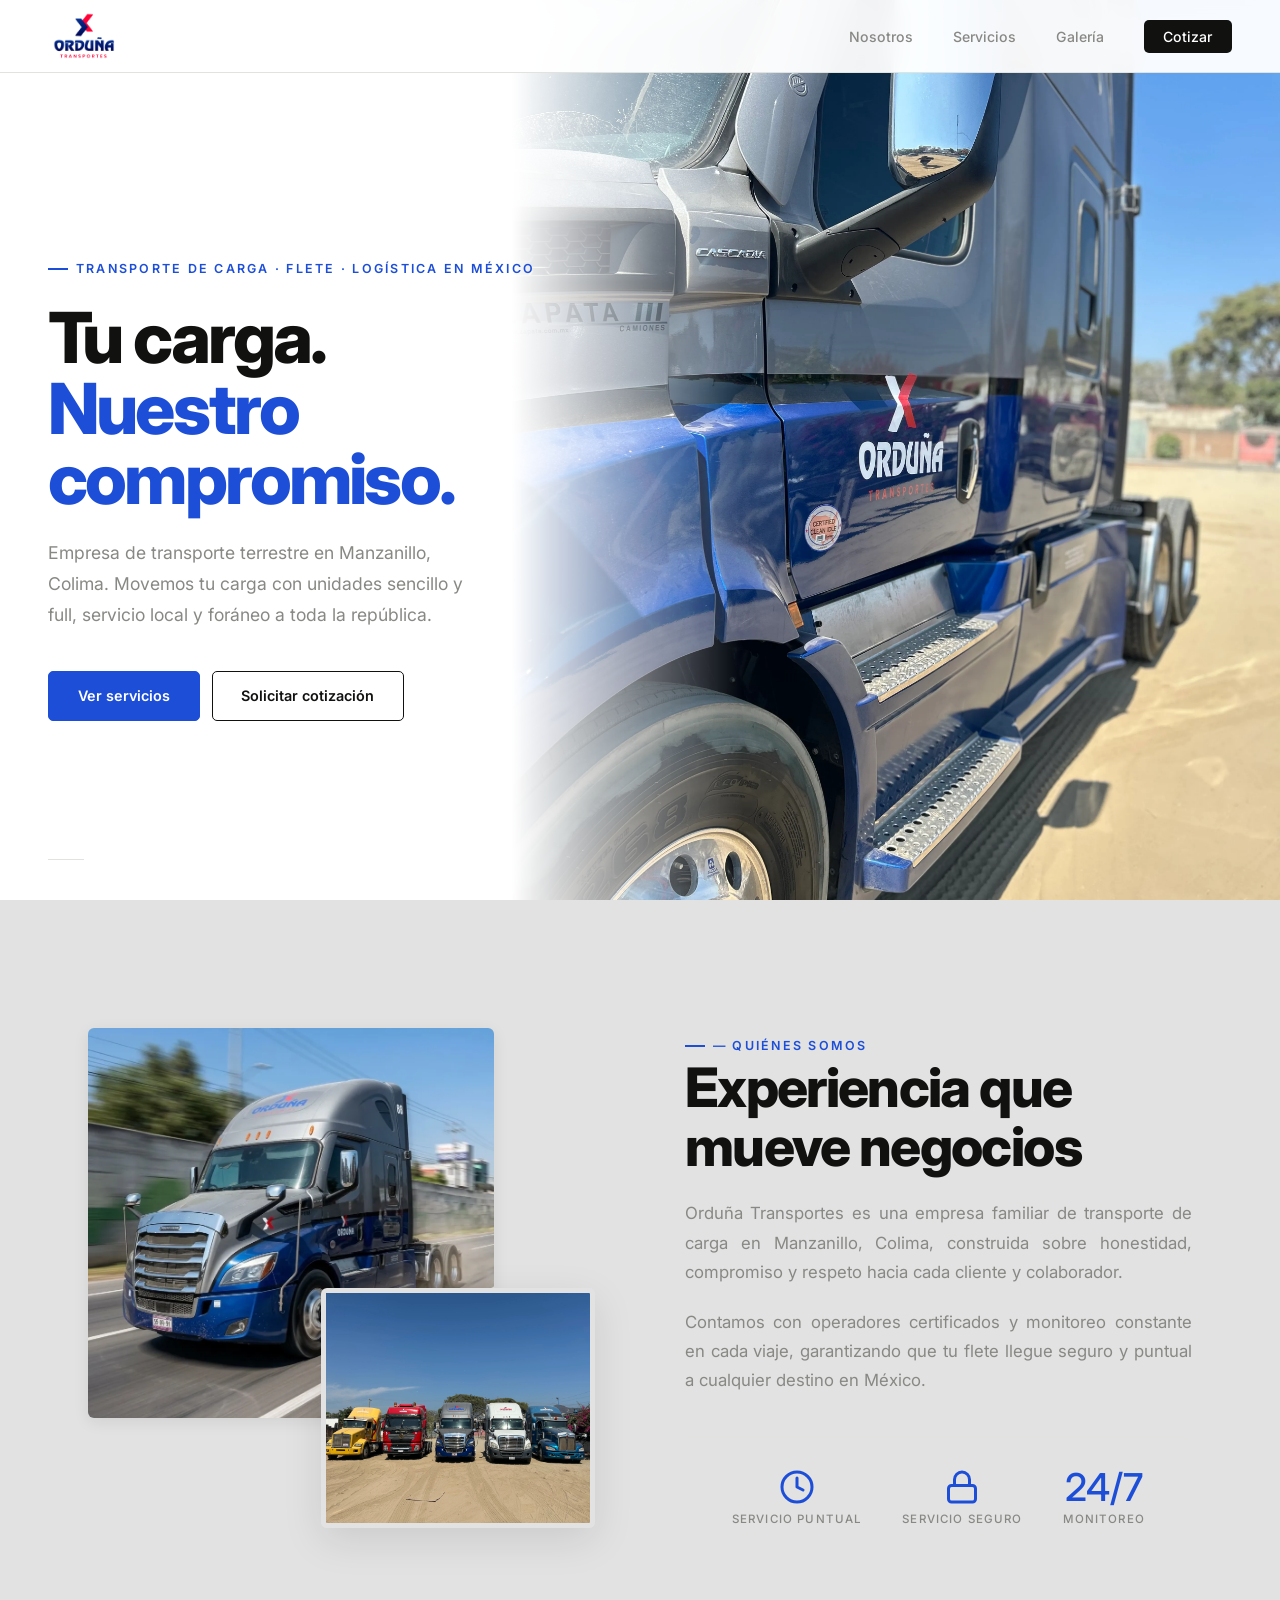
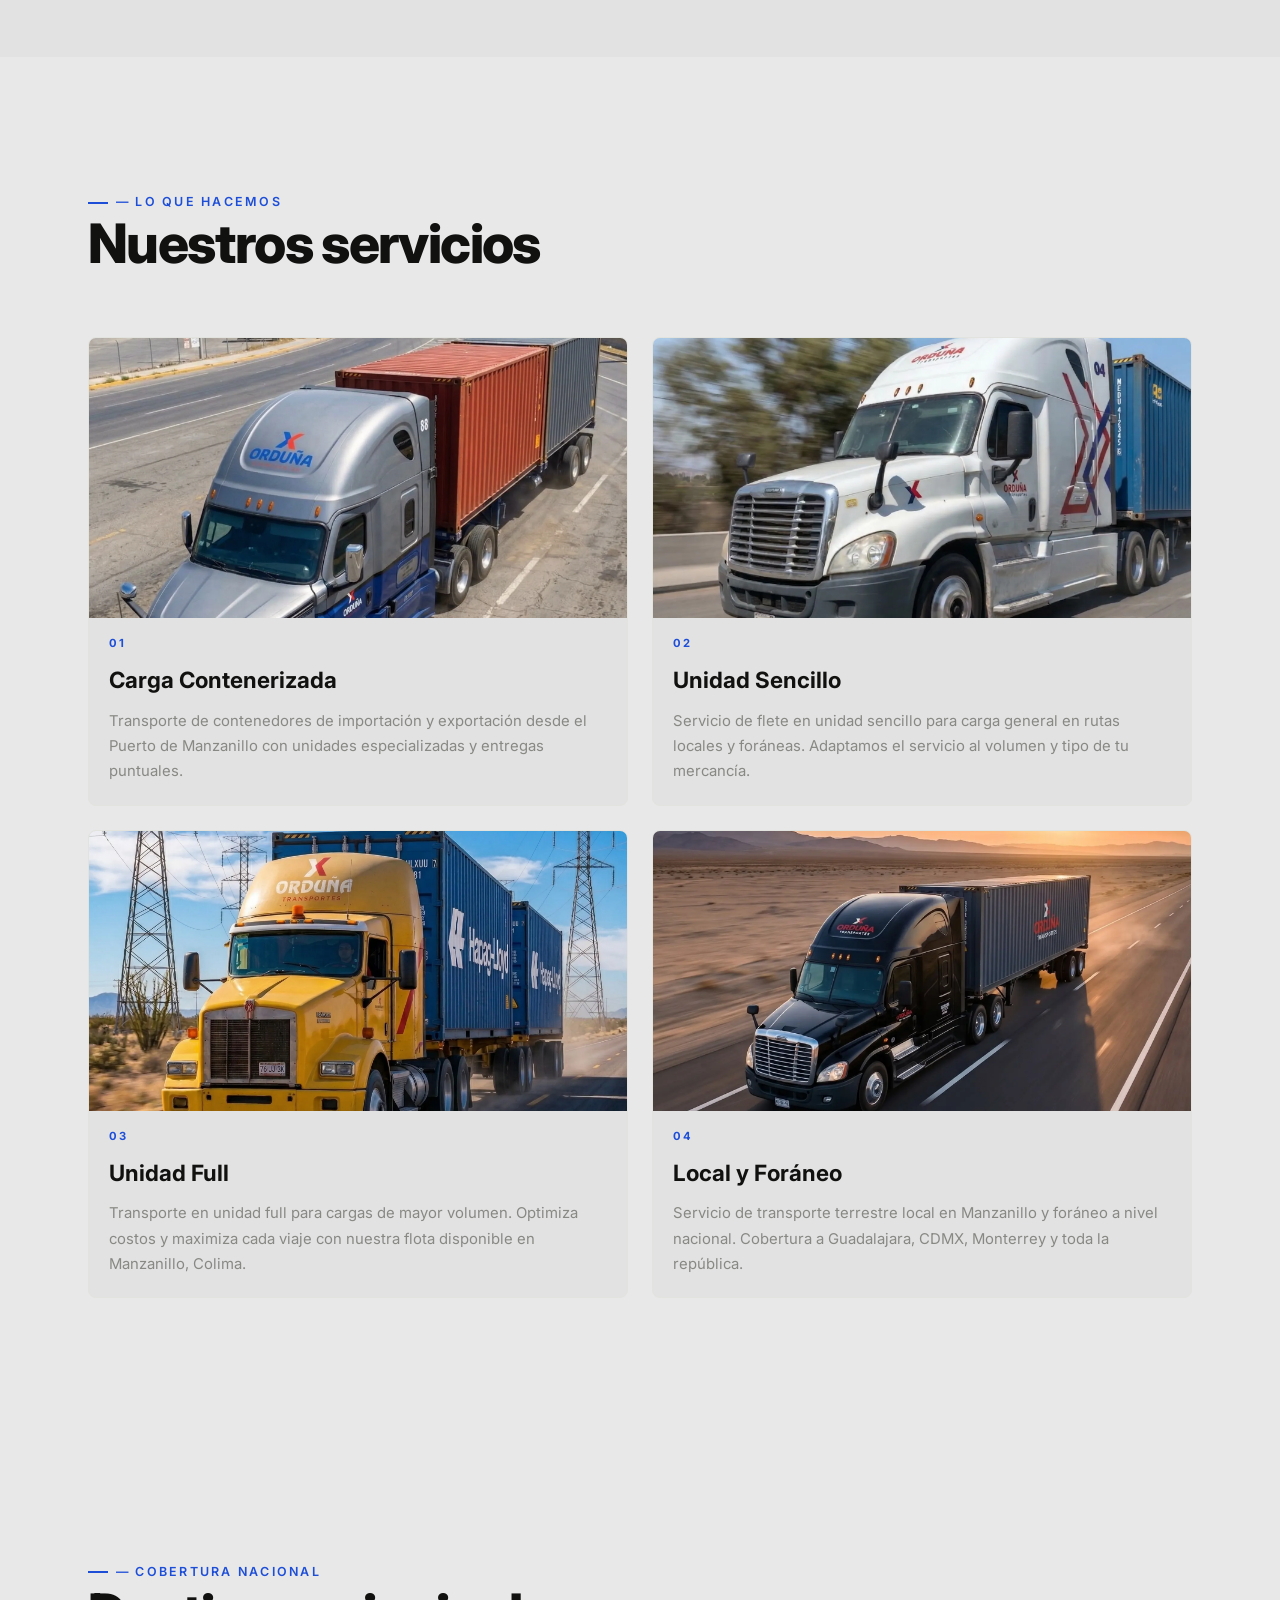
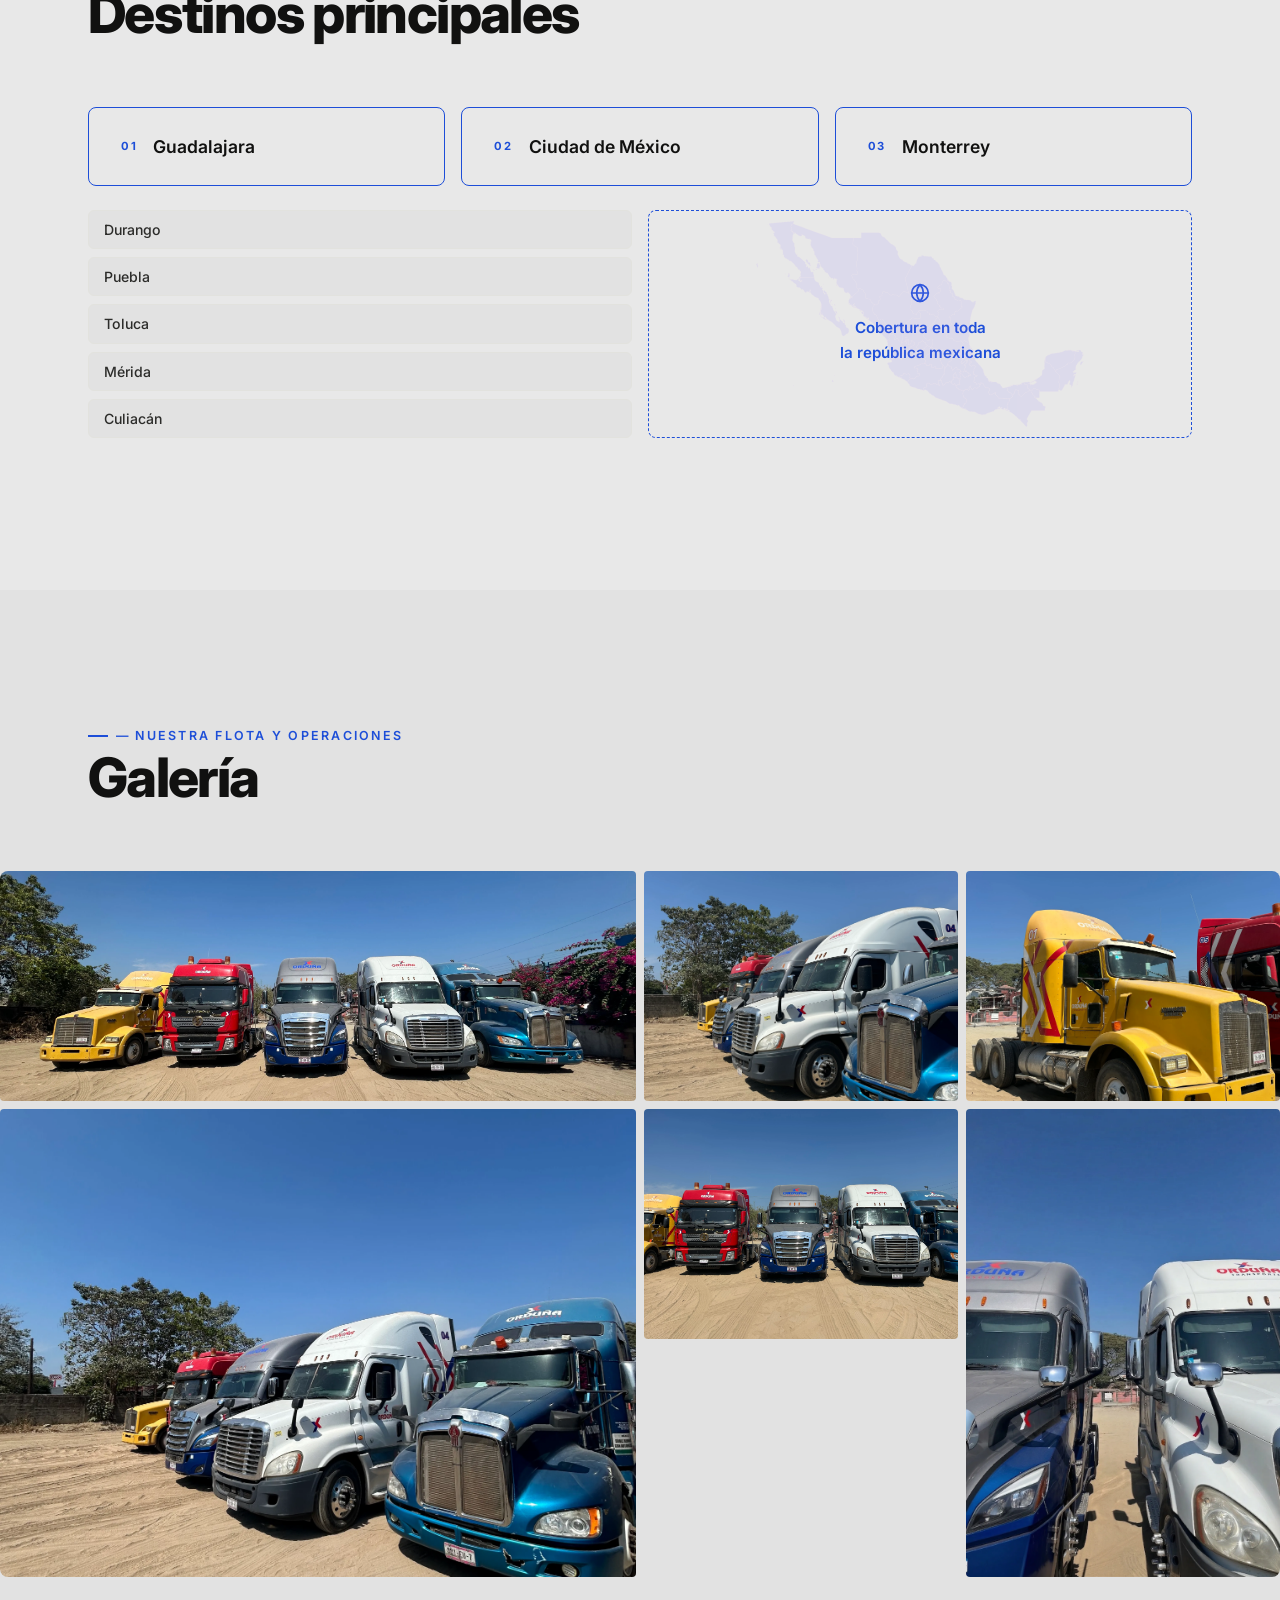
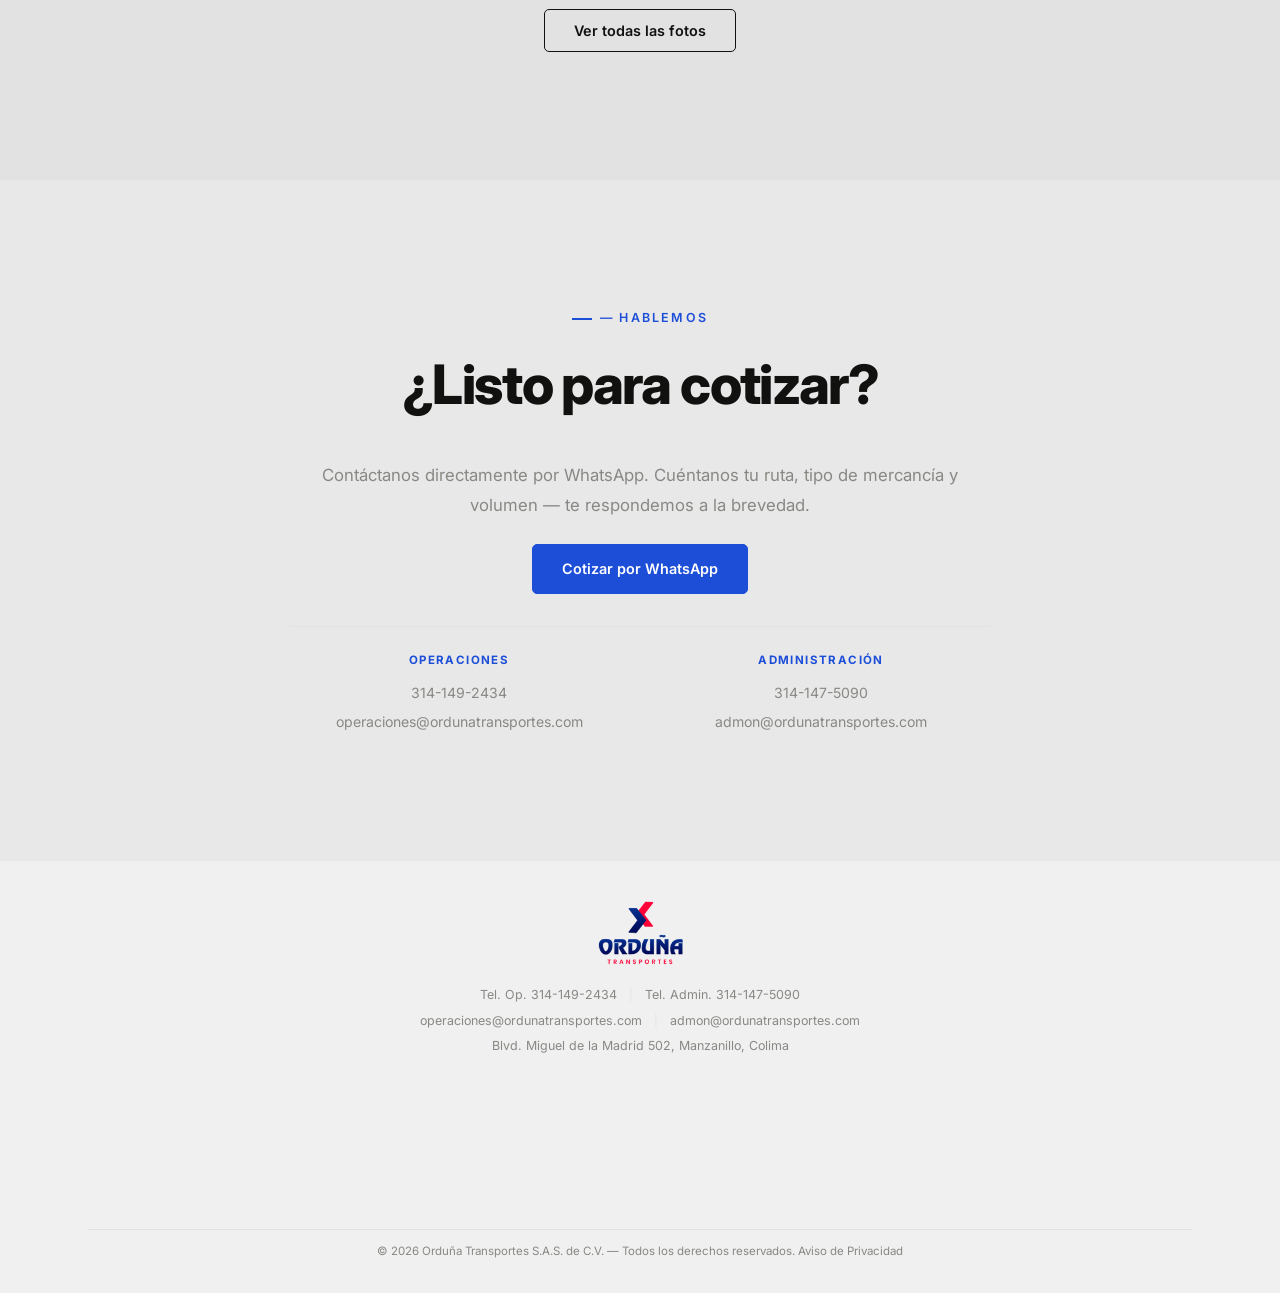
<file: index.html>
<!DOCTYPE html>
<html lang="es">
<head>
  <meta charset="UTF-8" />
  <meta name="viewport" content="width=device-width, initial-scale=1.0" />
  <title>Orduña Transportes — Transporte de Carga en Manzanillo, Colima</title>
  <meta name="description" content="Empresa de transporte de carga en Manzanillo, Colima. Servicio de flete local y foráneo, unidades sencillo y full, carga contenerizada. Cotiza por WhatsApp." />
  <link rel="preconnect" href="https://fonts.googleapis.com" />
  <link rel="preconnect" href="https://fonts.gstatic.com" crossorigin />
  <link href="https://fonts.googleapis.com/css2?family=Inter:wght@300;400;500;600;700;800&display=swap" rel="stylesheet" />
  <link rel="icon" type="image/png" href="assets/images/favicon.png" />
  <link rel="stylesheet" href="css/styles.css" />
  <!-- Open Graph -->
  <meta property="og:title" content="Orduña Transportes — Transporte de Carga en Manzanillo, Colima" />
  <meta property="og:description" content="Empresa de transporte de carga en Manzanillo, Colima. Flete local y foráneo, unidades sencillo y full, carga contenerizada. Cotiza por WhatsApp." />
  <meta property="og:url" content="https://ordunatransportes.com" />
  <meta property="og:image" content="https://ordunatransportes.com/assets/images/hero.webp" />
  <meta property="og:type" content="website" />
  <meta property="og:locale" content="es_MX" />
</head>
<body>

  <!-- ═══════════════════════════════════════════
       NAV
  ═══════════════════════════════════════════ -->
  <nav class="nav" id="nav">
    <a href="#hero" class="nav__logo">
      <img src="assets/images/logoFull.png" alt="Orduña Transportes" />
    </a>
    <button class="nav__toggle" id="navToggle" aria-label="Menú">
      <span></span><span></span><span></span>
    </button>
    <ul class="nav__links" id="navLinks">
      <li><a href="#nosotros">Nosotros</a></li>
      <li><a href="#servicios">Servicios</a></li>
      <li><a href="#galeria">Galería</a></li>
      <li><a href="https://wa.me/523141492434?text=Hola%2C%20me%20interesa%20cotizar%20un%20servicio%20de%20transporte." class="nav__cta" target="_blank">Cotizar</a></li>
    </ul>
  </nav>

  <!-- ═══════════════════════════════════════════
       HERO
  ═══════════════════════════════════════════ -->
  <section class="hero" id="hero">
    <img src="assets/images/hero.webp" alt="Flota de camiones Orduña Transportes Manzanillo Colima" />
    <div class="hero__content">
      <p class="hero__eyebrow">Transporte de carga · Flete · Logística en México</p>
      <h1 class="hero__title">
        Tu carga.<br />
        <em>Nuestro compromiso.</em>
      </h1>
      <p class="hero__sub">
        Empresa de transporte terrestre en Manzanillo, Colima. Movemos tu carga
        con unidades sencillo y full, servicio local y foráneo a toda la república.
      </p>
      <div class="hero__actions">
        <a href="#servicios" class="btn btn--primary">Ver servicios</a>
        <a href="#contacto" class="btn btn--ghost">Solicitar cotización</a>
      </div>
    </div>
    <a href="#nosotros" class="hero__scroll" aria-label="Scroll">
      <span class="hero__scroll-line"></span>
    </a>
  </section>

  <!-- ═══════════════════════════════════════════
       NOSOTROS
  ═══════════════════════════════════════════ -->
  <section class="nosotros" id="nosotros">
    <div class="container">
      <div class="nosotros__grid">

        <div class="nosotros__images">
          <div class="nosotros__img nosotros__img--main">
            <img src="assets/images/en-ruta-2.webp" alt="Camión Orduña Transportes en ruta carga foránea México" />
          </div>
          <div class="nosotros__img nosotros__img--accent">
            <img src="assets/images/equipo-patio.webp" alt="Operadores certificados Orduña Transportes Manzanillo" />
          </div>
        </div>

        <div class="nosotros__text">
          <span class="section-label">— Quiénes somos</span>
          <h2 class="section-title">Experiencia que<br />mueve negocios</h2>
          <p>
            Orduña Transportes es una empresa familiar de transporte de carga en
            Manzanillo, Colima, construida sobre honestidad, compromiso y respeto
            hacia cada cliente y colaborador.
          </p>
          <p>
            Contamos con operadores certificados y monitoreo constante en cada viaje,
            garantizando que tu flete llegue seguro y puntual a cualquier destino
            en México.
          </p>
          <div class="nosotros__stats">
            <div class="stat">
              <span class="stat__num" style="text-align:center; display:flex; justify-content:center; align-items:center; height:36px;">
                <svg xmlns="http://www.w3.org/2000/svg" width="36" height="36" viewBox="0 0 24 24" fill="none" stroke="#1d4ed8" stroke-width="2" stroke-linecap="round" stroke-linejoin="round">
                  <circle cx="12" cy="12" r="10"/>
                  <polyline points="12 6 12 12 16 14"/>
                </svg>
              </span>
              <span class="stat__label">Servicio Puntual</span>
            </div>
            <div class="stat">
              <span class="stat__num" style="text-align:center; display:flex; justify-content:center; align-items:center; height:36px;">
                <svg xmlns="http://www.w3.org/2000/svg" width="36" height="36" viewBox="0 0 24 24" fill="none" stroke="#1d4ed8" stroke-width="2" stroke-linecap="round" stroke-linejoin="round">
                  <rect x="3" y="11" width="18" height="11" rx="2" ry="2"/>
                  <path d="M7 11V7a5 5 0 0 1 10 0v4"/>
                </svg>
              </span>
              <span class="stat__label">Servicio Seguro</span>
            </div>
            <div class="stat">
              <span class="stat__num" style="display:flex; justify-content:center; align-items:center; height:36px;">24/7</span>
              <span class="stat__label">Monitoreo</span>
            </div>
          </div>
        </div>

      </div>
    </div>
  </section>

  <!-- ═══════════════════════════════════════════
       SERVICIOS
  ═══════════════════════════════════════════ -->
  <section class="servicios" id="servicios">
    <div class="container">
      <div class="section-header">
        <span class="section-label">— Lo que hacemos</span>
        <h2 class="section-title">Nuestros servicios</h2>
      </div>

      <div class="servicios__grid">
        <article class="servicio-card">
          <div class="servicio-card__img">
            <img src="assets/images/carga.webp" alt="Transporte de carga contenerizada Manzanillo importación exportación" />
          </div>
          <div class="servicio-card__body">
            <span class="servicio-card__num">01</span>
            <h3>Carga Contenerizada</h3>
            <p>Transporte de contenedores de importación y exportación desde el Puerto de Manzanillo con unidades especializadas y entregas puntuales.</p>
          </div>
        </article>

        <article class="servicio-card">
          <div class="servicio-card__img">
            <img src="assets/images/sencillo.webp" alt="Unidad sencillo transporte de carga Colima México" />
          </div>
          <div class="servicio-card__body">
            <span class="servicio-card__num">02</span>
            <h3>Unidad Sencillo</h3>
            <p>Servicio de flete en unidad sencillo para carga general en rutas locales y foráneas. Adaptamos el servicio al volumen y tipo de tu mercancía.</p>
          </div>
        </article>

        <article class="servicio-card">
          <div class="servicio-card__img">
            <img src="assets/images/full.webp" alt="Unidad full transporte carga volumen Orduña Transportes" />
          </div>
          <div class="servicio-card__body">
            <span class="servicio-card__num">03</span>
            <h3>Unidad Full</h3>
            <p>Transporte en unidad full para cargas de mayor volumen. Optimiza costos y maximiza cada viaje con nuestra flota disponible en Manzanillo, Colima.</p>
          </div>
        </article>

        <article class="servicio-card">
          <div class="servicio-card__img">
            <img src="assets/images/local-foraneo.webp" alt="Servicio de flete local y foráneo Manzanillo Colima" />
          </div>
          <div class="servicio-card__body">
            <span class="servicio-card__num">04</span>
            <h3>Local y Foráneo</h3>
            <p>Servicio de transporte terrestre local en Manzanillo y foráneo a nivel nacional. Cobertura a Guadalajara, CDMX, Monterrey y toda la república.</p>
          </div>
        </article>
      </div>
    </div>
  </section>

  <!-- ═══════════════════════════════════════════
       DESTINOS
  ═══════════════════════════════════════════ -->
  <section class="destinos" id="destinos">
    <div class="container">
      <div class="section-header">
        <span class="section-label">— Cobertura nacional</span>
        <h2 class="section-title">Destinos principales</h2>
      </div>

      <div class="destinos__principales">
        <div class="destino destino--principal">
          <span class="destino__num">01</span>
          <span class="destino__nombre">Guadalajara</span>
        </div>
        <div class="destino destino--principal">
          <span class="destino__num">02</span>
          <span class="destino__nombre">Ciudad de México</span>
        </div>
        <div class="destino destino--principal">
          <span class="destino__num">03</span>
          <span class="destino__nombre">Monterrey</span>
        </div>
      </div>

      <div class="destinos__inferior">
        <ul class="destinos__secundarios">
          <li class="destino__tag">Durango</li>
          <li class="destino__tag">Puebla</li>
          <li class="destino__tag">Toluca</li>
          <li class="destino__tag">Mérida</li>
          <li class="destino__tag">Culiacán</li>
        </ul>
        <div class="destinos__nacional">
          <img class="destinos__mapa-bg" src="assets/images/mx.svg" alt="" aria-hidden="true" />
          <svg xmlns="http://www.w3.org/2000/svg" width="20" height="20" viewBox="0 0 24 24" fill="none" stroke="#1d4ed8" stroke-width="2" stroke-linecap="round" stroke-linejoin="round">
            <circle cx="12" cy="12" r="10"/><line x1="2" y1="12" x2="22" y2="12"/>
            <path d="M12 2a15.3 15.3 0 0 1 4 10 15.3 15.3 0 0 1-4 10 15.3 15.3 0 0 1-4-10 15.3 15.3 0 0 1 4-10z"/>
          </svg>
          <span>Cobertura en toda<br/>la república mexicana</span>
        </div>
      </div>
    </div>
  </section>

  <!-- ═══════════════════════════════════════════
       GALERÍA
  ═══════════════════════════════════════════ -->
  <section class="galeria" id="galeria">
    <div class="container">
      <div class="section-header">
        <span class="section-label">— Nuestra flota y operaciones</span>
        <h2 class="section-title">Galería</h2>
      </div>
    </div>

    <div class="galeria__grid">
      <div class="galeria__item galeria__item--wide">
        <img src="assets/images/galeria-1.webp" alt="Flota completa Orduña Transportes patio Manzanillo" />
      </div>
      <div class="galeria__item">
        <img src="assets/images/galeria-2.webp" alt="Camiones de carga Orduña Transportes Colima" />
      </div>
      <div class="galeria__item">
        <img src="assets/images/galeria-3.webp" alt="Tractocamión Orduña Transportes servicio foráneo" />
      </div>
      <div class="galeria__item galeria__item--wide galeria__item--tall">
        <img src="assets/images/galeria-4.webp" alt="Unidades de transporte Orduña Transportes Manzanillo" />
      </div>
      <div class="galeria__item">
        <img src="assets/images/galeria-5.webp" alt="Camión de carga general flete Colima México" />
      </div>
      <div class="galeria__item galeria__item--tall">
        <img src="assets/images/galeria-6.webp" alt="Tractocamión unidad full Orduña Transportes" />
      </div>
      <div class="galeria__item">
        <img src="assets/images/galeria-7.webp" alt="Operaciones de transporte Orduña Manzanillo" />
      </div>
      <div class="galeria__item">
        <img src="assets/images/galeria-8.webp" alt="Flota transporte carga contenerizada Colima" />
      </div>
      <div class="galeria__item">
        <img src="assets/images/galeria-9.webp" alt="Unidades sencillo Orduña Transportes México" />
      </div>
      <div class="galeria__item">
        <img src="assets/images/galeria-10.webp" alt="Servicio de transporte terrestre Manzanillo" />
      </div>
      <div class="galeria__item">
        <img src="assets/images/galeria-11.webp" alt="Camiones Orduña Transportes cobertura nacional" />
      </div>
      <div class="galeria__item">
        <img src="assets/images/galeria-12.webp" alt="Flete terrestre Orduña Transportes Colima" />
      </div>
      <div class="galeria__item">
        <img src="assets/images/hero.webp" alt="Flota Orduña Transportes patio operaciones Manzanillo" />
      </div>
      <div class="galeria__item">
        <img src="assets/images/en-ruta.webp" alt="Unidad sencillo Orduña Transportes en ruta México" />
      </div>
      <div class="galeria__item">
        <img src="assets/images/galeria-13.webp" alt="Transporte de carga Orduña Manzanillo Colima" />
      </div>
      <div class="galeria__item">
        <img src="assets/images/galeria-14.webp" alt="Tractocamión servicio local foráneo Orduña" />
      </div>
      <div class="galeria__item">
        <img src="assets/images/galeria-15.webp" alt="Unidades transporte terrestre Orduña Transportes" />
      </div>
      <div class="galeria__item">
        <img src="assets/images/galeria-16.webp" alt="Flota camiones carga general Manzanillo México" />
      </div>
      <div class="galeria__item">
        <img src="assets/images/galeria-17.webp" alt="Servicio transporte contenerizado Orduña Colima" />
      </div>
    </div>

    <div class="galeria__ver-mas">
      <button class="btn btn--ghost" id="galeriaBtn">Ver todas las fotos</button>
    </div>

    <!-- Lightbox -->
    <div class="lightbox" id="lightbox">
      <button class="lightbox__close" id="lightboxClose" aria-label="Cerrar">✕</button>
      <button class="lightbox__prev" id="lightboxPrev" aria-label="Anterior">&#8592;</button>
      <button class="lightbox__next" id="lightboxNext" aria-label="Siguiente">&#8594;</button>
      <div class="lightbox__img-wrap" id="lightboxImgWrap"></div>
    </div>
  </section>

  <!-- ═══════════════════════════════════════════
       CONTACTO
  ═══════════════════════════════════════════ -->
  <section class="contacto" id="contacto">
    <div class="container">
      <div class="contacto__content">
        <span class="section-label">— Hablemos</span>
        <h2 class="section-title">¿Listo para cotizar?</h2>
        <p class="contacto__desc">Contáctanos directamente por WhatsApp. Cuéntanos tu ruta, tipo de mercancía y volumen — te respondemos a la brevedad.</p>
        <a href="https://wa.me/523141492434?text=Hola%2C%20me%20interesa%20cotizar%20un%20servicio%20de%20transporte." class="btn btn--primary" target="_blank">
          Cotizar por WhatsApp
        </a>
        <div class="contacto__info-grid">
          <div class="contacto__info-col">
            <span class="contacto__info-label">Operaciones</span>
            <a href="tel:+523141492434">314-149-2434</a>
            <a href="mailto:operaciones@ordunatransportes.com">operaciones@ordunatransportes.com</a>
          </div>
          <div class="contacto__info-col">
            <span class="contacto__info-label">Administración</span>
            <a href="tel:+523141475090">314-147-5090</a>
            <a href="mailto:admon@ordunatransportes.com">admon@ordunatransportes.com</a>
          </div>
        </div>
      </div>
    </div>
  </section>

  <!-- ═══════════════════════════════════════════
       FOOTER
  ═══════════════════════════════════════════ -->
  <footer class="footer">
    <div class="container">
      <img src="assets/images/logoFull.png" alt="Orduña Transportes — Transporte de carga Manzanillo Colima" class="footer__logo" />
      <div class="footer__contacto">
        <div class="footer__contacto-row">
          <span>Tel. Op. 314-149-2434</span>
          <span class="footer__sep">|</span>
          <span>Tel. Admin. 314-147-5090</span>
        </div>
        <div class="footer__contacto-row">
          <span>operaciones@ordunatransportes.com</span>
          <span class="footer__sep">|</span>
          <span>admon@ordunatransportes.com</span>
        </div>
        <div class="footer__contacto-row">
          <span>Blvd. Miguel de la Madrid 502, Manzanillo, Colima</span>
        </div>
      </div>
      <div class="footer__mapa">
        <iframe src="https://www.google.com/maps/embed?pb=!1m14!1m8!1m3!1d239.65673782919492!2d-104.29258380856034!3d19.085277719088577!3m2!1i1024!2i768!4f13.1!3m3!1m2!1s0x8424d5f12c287657%3A0x55445ac43e2c22df!2sTornilleria%20y%20Ferreter%C3%ADa%20Ordu%C3%B1a!5e0!3m2!1ses-419!2smx!4v1774882095204!5m2!1ses-419!2smx" width="600" height="450" style="border:0;" allowfullscreen="" loading="lazy" referrerpolicy="no-referrer-when-downgrade"></iframe>
      </div>
      <p class="footer__copy">© 2026 Orduña Transportes S.A.S. de C.V. — Todos los derechos reservados.
        <a href="privacidad.html" style="color: var(--clr-text-muted);">Aviso de Privacidad</a>
      </p>
    </div>
  </footer>

  <script src="js/main.js"></script>
</body>
</html>
</file>
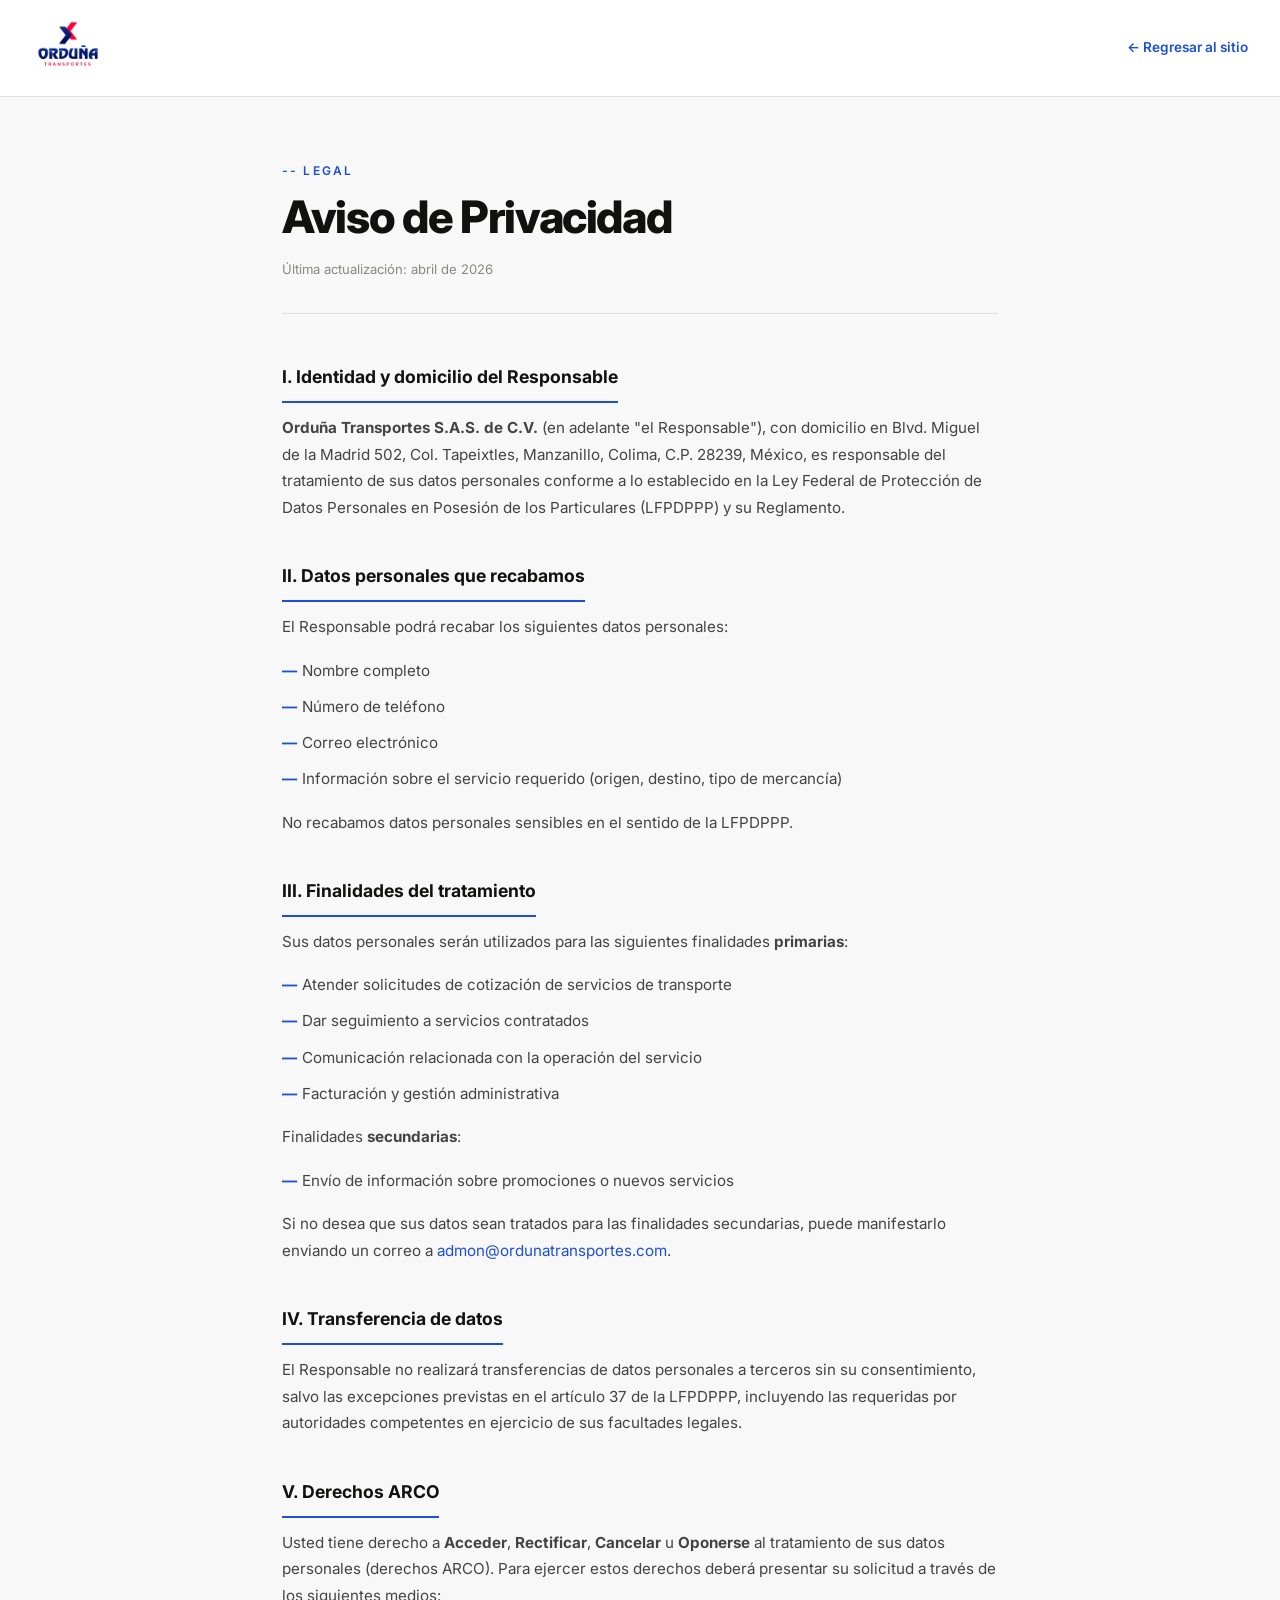
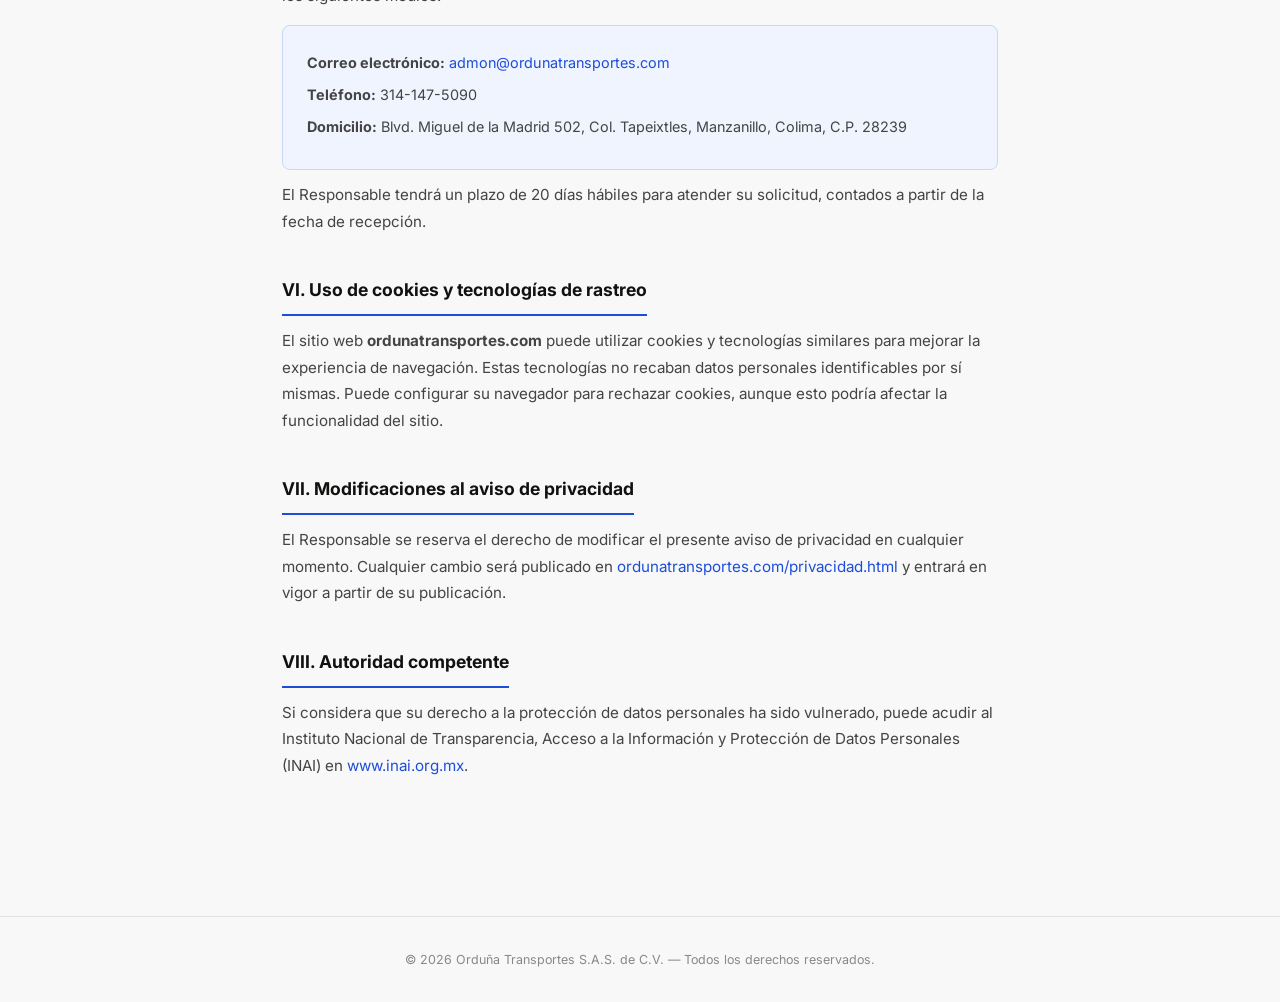
<file: privacidad.html>
<!DOCTYPE html>
<html lang="es">
<head>
  <meta charset="UTF-8" />
  <meta name="viewport" content="width=device-width, initial-scale=1.0" />
  <title>Aviso de Privacidad — Orduña Transportes</title>
  <meta name="description" content="Aviso de privacidad de Orduña Transportes S.A.S. de C.V. Conoce cómo tratamos y protegemos tus datos personales." />
  <link rel="preconnect" href="https://fonts.googleapis.com" />
  <link rel="preconnect" href="https://fonts.gstatic.com" crossorigin />
  <link href="https://fonts.googleapis.com/css2?family=Inter:wght@300;400;500;600;700;800&display=swap" rel="stylesheet" />
  <link rel="icon" type="image/png" href="assets/images/favicon.png" />
  <style>
    *, *::before, *::after { box-sizing: border-box; margin: 0; padding: 0; }
    html { scroll-behavior: smooth; font-size: 16px; }
    body {
      font-family: 'Inter', sans-serif;
      background-color: #f8f8f8;
      color: #2c2c2a;
      line-height: 1.75;
    }
    a { color: #1d4ed8; text-decoration: none; }
    a:hover { text-decoration: underline; }

    .nav {
      position: sticky;
      top: 0;
      background: rgba(255,255,255,.95);
      backdrop-filter: blur(12px);
      box-shadow: 0 1px 0 #e2e2de;
      padding: 1rem 2rem;
      display: flex;
      align-items: center;
      justify-content: space-between;
      z-index: 100;
    }
    .nav__logo img { height: 56px; width: auto; }
    .nav__back {
      font-size: .85rem;
      font-weight: 600;
      color: #1d4ed8;
    }

    .privacidad {
      max-width: 780px;
      margin: 0 auto;
      padding: 4rem 2rem;
    }

    .privacidad__header {
      margin-bottom: 3rem;
      padding-bottom: 2rem;
      border-bottom: 1px solid #e2e2de;
    }
    .privacidad__eyebrow {
      font-size: .75rem;
      font-weight: 600;
      letter-spacing: .18em;
      text-transform: uppercase;
      color: #1d4ed8;
      margin-bottom: .75rem;
      display: block;
    }
    .privacidad__title {
      font-size: clamp(1.8rem, 4vw, 2.8rem);
      font-weight: 800;
      letter-spacing: -.03em;
      color: #111110;
      margin-bottom: 1rem;
      line-height: 1.1;
    }
    .privacidad__fecha {
      font-size: .82rem;
      color: #888884;
    }

    .privacidad__section {
      margin-bottom: 2.5rem;
    }
    .privacidad__section h2 {
      font-size: 1.1rem;
      font-weight: 700;
      color: #111110;
      margin-bottom: .75rem;
      padding-bottom: .5rem;
      border-bottom: 2px solid #1d4ed8;
      display: inline-block;
    }
    .privacidad__section p {
      font-size: .95rem;
      color: #444;
      margin-bottom: .75rem;
    }
    .privacidad__section ul {
      list-style: none;
      margin: .5rem 0 .75rem 0;
    }
    .privacidad__section ul li {
      font-size: .95rem;
      color: #444;
      padding: .3rem 0 .3rem 1.25rem;
      position: relative;
    }
    .privacidad__section ul li::before {
      content: '—';
      position: absolute;
      left: 0;
      color: #1d4ed8;
      font-weight: 700;
    }

    .privacidad__rfc {
      display: inline-block;
      background: #fff3cd;
      border: 1px solid #ffc107;
      border-radius: 4px;
      padding: .2em .6em;
      font-size: .85rem;
      color: #856404;
      font-weight: 600;
    }

    .privacidad__contacto {
      background: #f0f4ff;
      border: 1px solid #c7d7fa;
      border-radius: 8px;
      padding: 1.5rem;
      margin-top: 1rem;
    }
    .privacidad__contacto p {
      margin-bottom: .4rem !important;
      font-size: .9rem !important;
    }

    footer {
      text-align: center;
      padding: 2rem;
      font-size: .78rem;
      color: #888884;
      border-top: 1px solid #e2e2de;
      margin-top: 2rem;
    }
  </style>
</head>
<body>

  <nav class="nav">
    <a href="index.html" class="nav__logo">
      <img src="assets/images/logoFull.png" alt="Orduña Transportes" />
    </a>
    <a href="index.html" class="nav__back">← Regresar al sitio</a>
  </nav>

  <main class="privacidad">

    <div class="privacidad__header">
      <span class="privacidad__eyebrow">-- Legal</span>
      <h1 class="privacidad__title">Aviso de Privacidad</h1>
      <p class="privacidad__fecha">Última actualización: abril de 2026</p>
    </div>

    <div class="privacidad__section">
      <h2>I. Identidad y domicilio del Responsable</h2>
      <p>
        <strong>Orduña Transportes S.A.S. de C.V.</strong> (en adelante "el Responsable"), con domicilio en
        Blvd. Miguel de la Madrid 502, Col. Tapeixtles, Manzanillo, Colima, C.P. 28239, México, es responsable del tratamiento
        de sus datos personales conforme a lo establecido en la Ley Federal de Protección de Datos
        Personales en Posesión de los Particulares (LFPDPPP) y su Reglamento.
      </p>
    </div>

    <div class="privacidad__section">
      <h2>II. Datos personales que recabamos</h2>
      <p>El Responsable podrá recabar los siguientes datos personales:</p>
      <ul>
        <li>Nombre completo</li>
        <li>Número de teléfono</li>
        <li>Correo electrónico</li>
        <li>Información sobre el servicio requerido (origen, destino, tipo de mercancía)</li>
      </ul>
      <p>
        No recabamos datos personales sensibles en el sentido de la LFPDPPP.
      </p>
    </div>

    <div class="privacidad__section">
      <h2>III. Finalidades del tratamiento</h2>
      <p>Sus datos personales serán utilizados para las siguientes finalidades <strong>primarias</strong>:</p>
      <ul>
        <li>Atender solicitudes de cotización de servicios de transporte</li>
        <li>Dar seguimiento a servicios contratados</li>
        <li>Comunicación relacionada con la operación del servicio</li>
        <li>Facturación y gestión administrativa</li>
      </ul>
      <p>Finalidades <strong>secundarias</strong>:</p>
      <ul>
        <li>Envío de información sobre promociones o nuevos servicios</li>
      </ul>
      <p>
        Si no desea que sus datos sean tratados para las finalidades secundarias, puede manifestarlo
        enviando un correo a <a href="mailto:admon@ordunatransportes.com">admon@ordunatransportes.com</a>.
      </p>
    </div>

    <div class="privacidad__section">
      <h2>IV. Transferencia de datos</h2>
      <p>
        El Responsable no realizará transferencias de datos personales a terceros sin su consentimiento,
        salvo las excepciones previstas en el artículo 37 de la LFPDPPP, incluyendo las requeridas
        por autoridades competentes en ejercicio de sus facultades legales.
      </p>
    </div>

    <div class="privacidad__section">
      <h2>V. Derechos ARCO</h2>
      <p>
        Usted tiene derecho a <strong>Acceder</strong>, <strong>Rectificar</strong>, <strong>Cancelar</strong>
        u <strong>Oponerse</strong> al tratamiento de sus datos personales (derechos ARCO). Para ejercer
        estos derechos deberá presentar su solicitud a través de los siguientes medios:
      </p>
      <div class="privacidad__contacto">
        <p><strong>Correo electrónico:</strong> <a href="mailto:admon@ordunatransportes.com">admon@ordunatransportes.com</a></p>
        <p><strong>Teléfono:</strong> 314-147-5090</p>
        <p><strong>Domicilio:</strong> Blvd. Miguel de la Madrid 502, Col. Tapeixtles, Manzanillo, Colima, C.P. 28239</p>
      </div>
      <p style="margin-top:.75rem;">
        El Responsable tendrá un plazo de 20 días hábiles para atender su solicitud, contados
        a partir de la fecha de recepción.
      </p>
    </div>

    <div class="privacidad__section">
      <h2>VI. Uso de cookies y tecnologías de rastreo</h2>
      <p>
        El sitio web <strong>ordunatransportes.com</strong> puede utilizar cookies y tecnologías
        similares para mejorar la experiencia de navegación. Estas tecnologías no recaban datos
        personales identificables por sí mismas. Puede configurar su navegador para rechazar
        cookies, aunque esto podría afectar la funcionalidad del sitio.
      </p>
    </div>

    <div class="privacidad__section">
      <h2>VII. Modificaciones al aviso de privacidad</h2>
      <p>
        El Responsable se reserva el derecho de modificar el presente aviso de privacidad en
        cualquier momento. Cualquier cambio será publicado en <a href="https://ordunatransportes.com/privacidad.html">ordunatransportes.com/privacidad.html</a>
        y entrará en vigor a partir de su publicación.
      </p>
    </div>

    <div class="privacidad__section">
      <h2>VIII. Autoridad competente</h2>
      <p>
        Si considera que su derecho a la protección de datos personales ha sido vulnerado,
        puede acudir al Instituto Nacional de Transparencia, Acceso a la Información y
        Protección de Datos Personales (INAI) en <a href="https://www.inai.org.mx" target="_blank">www.inai.org.mx</a>.
      </p>
    </div>

  </main>

  <footer>
    © 2026 Orduña Transportes S.A.S. de C.V. — Todos los derechos reservados.
  </footer>

</body>
</html>
</file>
<file: css/styles.css>
/* ═══════════════════════════════════════════════════════════
   ORDUÑA TRANSPORTES — styles.css
═══════════════════════════════════════════════════════════ */

:root {
  --clr-bg:         #e2e2e2;
  --clr-surface:    #e8e8e8;
  --clr-border:     #e2e2de;
  --clr-accent:     #1d4ed8;
  --clr-dark:       #111110;
  --clr-text:       #2c2c2a;
  --clr-text-muted: #888884;

  --ff-display: 'Inter', sans-serif;
  --ff-body:    'Inter', sans-serif;

  --nav-h: 72px;
  --container: 1200px;

  --shadow-sm: 0 1px 3px rgba(0,0,0,.06);
  --shadow-md: 0 4px 16px rgba(0,0,0,.08);
  --shadow-lg: 0 12px 40px rgba(0,0,0,.1);
}

*, *::before, *::after { box-sizing: border-box; margin: 0; padding: 0; }
html { scroll-behavior: smooth; }
body {
  font-family: var(--ff-body);
  background-color: var(--clr-bg);
  color: var(--clr-text);
  line-height: 1.65;
  overflow-x: hidden;
}
img { display: block; width: 100%; height: 100%; object-fit: cover; }
a   { color: inherit; text-decoration: none; }
ul  { list-style: none; }

.container {
  width: 100%;
  max-width: var(--container);
  margin-inline: auto;
  padding-inline: clamp(1.25rem, 5vw, 3rem);
}

.section-label {
  display: inline-flex;
  align-items: center;
  gap: .5rem;
  font-size: .78rem;
  font-weight: 600;
  letter-spacing: .18em;
  text-transform: uppercase;
  color: var(--clr-accent);
  margin-bottom: .1rem;
}
.section-label::before {
  content: '';
  display: block;
  width: 20px;
  height: 2px;
  background: var(--clr-accent);
}

.section-title {
  font-family: var(--ff-display);
  font-size: clamp(2rem, 4.5vw, 3.4rem);
  font-weight: 800;
  line-height: 1.08;
  letter-spacing: -.03em;
  color: var(--clr-dark);
  margin-bottom: 1.5rem;
}

.section-header { margin-bottom: clamp(2.5rem, 5vw, 4rem); }

.img-placeholder {
  position: relative;
  background: linear-gradient(90deg, #ebebeb 25%, #f5f5f5 50%, #ebebeb 75%);
  background-size: 200% 100%;
  animation: shimmer 2s ease infinite;
  overflow: hidden;
}
.img-placeholder::after {
  content: attr(data-label);
  position: absolute;
  inset: 0;
  display: flex;
  align-items: center;
  justify-content: center;
  font-size: .72rem;
  color: var(--clr-text-muted);
  text-align: center;
  padding: 1rem;
}
@keyframes shimmer {
  0%   { background-position: 200% 0; }
  100% { background-position: -200% 0; }
}

/* ── BOTONES ── */
.btn {
  display: inline-flex;
  align-items: center;
  gap: .5rem;
  font-family: var(--ff-body);
  font-size: .9rem;
  font-weight: 600;
  padding: .85em 2em;
  border: 1.5px solid transparent;
  border-radius: 5px;
  cursor: pointer;
  transition: background .2s, color .2s, border-color .2s, transform .15s;
}
.btn:hover  { transform: translateY(-2px); }
.btn:active { transform: translateY(0); }
.btn--primary {
  background: var(--clr-accent);
  color: #fff;
  border-color: var(--clr-accent);
}
.btn--primary:hover { background: #1a44c2; }
.btn--ghost {
  background: transparent;
  color: var(--clr-dark);
  border-color: var(--clr-dark);
}
.btn--ghost:hover { border-color: var(--clr-dark); }
.btn--full { width: 100%; justify-content: center; }

/* ── NAV ── */
.nav {
  position: fixed;
  top: 0; left: 0; right: 0;
  z-index: 100;
  height: var(--nav-h);
  display: flex;
  align-items: center;
  justify-content: space-between;
  padding-inline: clamp(1.25rem, 5vw, 3rem);
  background: rgba(255,255,255,.95);
  backdrop-filter: blur(12px);
  box-shadow: 0 1px 0 var(--clr-border);
}

.nav__logo img {
  height: 56px;
  width: auto;
  display: block;
}

.nav__links {
  display: flex;
  align-items: center;
  gap: 2.5rem;
}
.nav__links a {
  font-size: .88rem;
  font-weight: 500;
  color: var(--clr-text-muted);
  transition: color .2s;
  white-space: nowrap;
}
.nav__links a:hover { color: var(--clr-dark); }

.nav__cta {
  padding: .55em 1.4em !important;
  background: var(--clr-dark) !important;
  color: #fff !important;
  border-radius: 5px;
}
.nav__cta:hover { background: var(--clr-accent) !important; }

.nav__toggle {
  display: none;
  flex-direction: column;
  gap: 5px;
  background: none;
  border: none;
  cursor: pointer;
  padding: 4px;
  z-index: 101;
}
.nav__toggle span {
  display: block;
  width: 24px; height: 2px;
  background: var(--clr-dark);
  transition: transform .3s, opacity .3s;
}
.nav__toggle.open span:nth-child(1) { transform: translateY(7px) rotate(45deg); }
.nav__toggle.open span:nth-child(2) { opacity: 0; }
.nav__toggle.open span:nth-child(3) { transform: translateY(-7px) rotate(-45deg); }

/* ── HERO ── */
.hero {
  position: relative;
  min-height: 100svh;
  display: grid;
  grid-template-columns: 1fr 1fr;
  align-items: center;
  padding-top: var(--nav-h);
  overflow: hidden;
  background: #ffffff;
}

.hero img {
  position: absolute;
  top: 0; right: 0;
  width: 60%;
  height: 100%;
  object-fit: cover;
  z-index: 0;
  -webkit-mask-image: linear-gradient(to right, transparent 0%, black 20%);
  mask-image: linear-gradient(to right, transparent 0%, black 30%);
}

.hero__content {
  position: relative;
  z-index: 2;
  padding: clamp(3rem, 8vw, 6rem) clamp(1.25rem, 5vw, 3rem);
  animation: fadeUp .8s ease both;
}

.hero__eyebrow {
  display: inline-flex;
  align-items: center;
  gap: .5rem;
  font-size: .78rem;
  font-weight: 600;
  letter-spacing: .18em;
  text-transform: uppercase;
  color: var(--clr-accent);
  margin-bottom: 1.5rem;
}
.hero__eyebrow::before {
  content: '';
  display: block;
  width: 20px; height: 2px;
  background: var(--clr-accent);
}

.hero__title {
  font-family: var(--ff-display);
  font-size: clamp(2.8rem, 5.5vw, 5rem);
  font-weight: 800;
  line-height: 1;
  letter-spacing: -.04em;
  color: var(--clr-dark);
  margin-bottom: 1.5rem;
}
.hero__title em {
  font-style: normal;
  color: var(--clr-accent);
}

.hero__sub {
  font-size: clamp(.95rem, 1.4vw, 1.1rem);
  color: var(--clr-text-muted);
  max-width: 420px;
  margin-bottom: 2.5rem;
  line-height: 1.75;
}

.hero__actions {
  display: flex;
  flex-wrap: wrap;
  gap: .75rem;
}

.hero__scroll {
  position: absolute;
  bottom: 2.5rem;
  left: clamp(1.25rem, 5vw, 3rem);
  display: flex;
  align-items: center;
  gap: .75rem;
  font-size: .7rem;
  font-weight: 600;
  letter-spacing: .18em;
  text-transform: uppercase;
  color: var(--clr-text-muted);
  z-index: 2;
}
.hero__scroll-line {
  display: block;
  width: 36px; height: 1px;
  background: var(--clr-border);
}

/* ── NOSOTROS ── */
.nosotros {
  padding-block: clamp(5rem, 10vw, 9rem);
  background: var(--clr-bg);
}
.nosotros__grid {
  display: grid;
  grid-template-columns: 1fr 1fr;
  gap: clamp(3rem, 7vw, 6rem);
  align-items: center;
}
.nosotros__images {
  position: relative;
  height: 500px;
}
.nosotros__img {
  position: absolute;
  border-radius: 6px;
  overflow: hidden;
  box-shadow: var(--shadow-md);
}
.nosotros__img--main {
  top: 0; left: 0;
  width: 80%; height: 78%;
  z-index: 1;
}
.nosotros__img--accent {
  bottom: 0; right: 0;
  width: 54%; height: 48%;
  z-index: 2;
  border: 5px solid var(--clr-bg);
  box-shadow: var(--shadow-lg);
}
.nosotros__text p {
  color: var(--clr-text-muted);
  margin-bottom: 1.25rem;
  font-size: 1.05rem;
  line-height: 1.75;
  text-align: justify;
}
.nosotros__stats {
  display: flex;
  gap: 2.5rem;
  margin-top: 2.5rem;
  padding-top: 2rem;
  border-top: 1px solid var(--clr-border);
  justify-content: center;
  align-items: flex-end;
}
.stat {
  display: flex;
  flex-direction: column;
  align-items: center;
  text-align: center;
}
.stat__num {
  display: flex;
  justify-content: center;
  align-items: center;
  font-family: var(--ff-display);
  font-size: 2.4rem;
  font-weight: 500;
  color: var(--clr-accent);
  line-height: 1;
  height: 36px;
}
.stat__label {
  display: block;
  font-size: .72rem;
  font-weight: 500;
  color: var(--clr-text-muted);
  text-transform: uppercase;
  letter-spacing: .1em;
  margin-top: .3rem;
}

/* ── SERVICIOS ── */
.servicios {
  padding-block: clamp(5rem, 10vw, 9rem);
  background: var(--clr-surface);
}
.servicios__grid {
  display: grid;
  grid-template-columns: repeat(2, 1fr);
  gap: 1.5rem;
}
.servicio-card {
  background: var(--clr-bg);
  border: 1px solid var(--clr-border);
  border-radius: 8px;
  overflow: hidden;
  transition: box-shadow .25s, transform .25s;
}
.servicio-card:hover {
  box-shadow: var(--shadow-lg);
  transform: translateY(-4px);
}
.servicio-card__img { height: 280px; }
.servicio-card__body { padding: 1rem 1.25rem 1.25rem; }
.servicio-card__num {
  display: block;
  font-size: .7rem;
  font-weight: 700;
  letter-spacing: .2em;
  color: var(--clr-accent);
  margin-bottom: .6rem;
}
.servicio-card h3 {
  font-family: var(--ff-display);
  font-size: 1.4rem;
  font-weight: 700;
  color: var(--clr-dark);
  margin-bottom: .6rem;
}
.servicio-card p {
  font-size: .93rem;
  color: var(--clr-text-muted);
  line-height: 1.7;
}

/* ── DESTINOS ── */
.destinos {
  padding-block: clamp(5rem, 10vw, 9rem);
  background: var(--clr-surface);
}

.destinos__principales {
  display: grid;
  grid-template-columns: repeat(3, 1fr);
  gap: 1rem;
  margin-bottom: 1.5rem;
}

.destino--principal {
  background: var(--clr-surface);
  border: 1.5px solid var(--clr-accent);
  border-radius: 8px;
  padding: 1.5rem 2rem;
  display: flex;
  align-items: center;
  gap: 1rem;
  transition: box-shadow .2s, transform .2s;
}
.destino--principal:hover {
  box-shadow: var(--shadow-md);
  transform: translateY(-2px);
}

.destino__num {
  font-size: .7rem;
  font-weight: 700;
  letter-spacing: .15em;
  color: var(--clr-accent);
}
.destino__nombre {
  font-size: 1.1rem;
  font-weight: 600;
  color: var(--clr-dark);
}

.destinos__inferior {
  display: grid;
  grid-template-columns: 1fr 1fr;
  gap: 1rem;
  align-items: center;
  margin-bottom: 1.5rem;
}

.destinos__secundarios {
  display: flex;
  flex-direction: column;
  gap: .5rem;
  list-style: none;
}

.destino__tag {
  background: var(--clr-bg);
  border: 1px solid var(--clr-border);
  border-radius: 6px;
  padding: .5em 1.1em;
  font-size: .88rem;
  font-weight: 500;
  color: var(--clr-text);
  transition: border-color .2s, color .2s;
}
.destino__tag:hover {
  border-color: var(--clr-accent);
  color: var(--clr-accent);
}

.destinos__nacional {
  display: flex;
  flex-direction: column;
  align-items: center;
  justify-content: center;
  gap: .75rem;
  font-size: .95rem;
  font-weight: 600;
  color: var(--clr-accent);
  text-align: center;
  padding: 1.5rem;
  border: 1.5px dashed var(--clr-accent);
  border-radius: 8px;
  height: 100%;
  position: relative;
  overflow: hidden;
}

.destinos__mapa-bg {
  position: absolute;
  inset: 0;
  width: 100%;
  height: 100%;
  object-fit: contain;
  opacity: 0.15;
  pointer-events: none;
  filter: invert(29%) sepia(98%) saturate(1000%) hue-rotate(210deg);
}

.destinos__cta {
  display: flex;
  flex-direction: column;
  align-items: center;
  gap: 1rem;
  padding-top: 2rem;
  border-top: 1px solid var(--clr-border);
  text-align: center;
}
.destinos__cta p {
  font-size: .95rem;
  color: var(--clr-text-muted);
}

/* Responsive destinos */
@media (max-width: 768px) {
  .destinos__principales { grid-template-columns: 1fr; }
}
@media (max-width: 480px) {
  .destinos__principales { grid-template-columns: 1fr; }
  .destino--principal { padding: 1rem 1.25rem; }
}

/* ── GALERÍA ── */
.galeria {
  padding-block: clamp(5rem, 10vw, 9rem);
  background: var(--clr-bg);
}
.galeria__grid {
  display: grid;
  grid-template-columns: repeat(4, 1fr);
  grid-auto-rows: 230px;
  gap: 8px;
  border-radius: 8px;
  overflow: hidden;
}
.galeria__item {
  cursor: pointer;
  overflow: hidden;
  border-radius: 4px;
  transition: opacity .2s;
}
.galeria__item:hover { opacity: .85; }
.galeria__item img {
  width: 100%; height: 100%;
  object-fit: cover;
  transition: transform .5s ease;
}
.galeria__item:hover img { transform: scale(1.04); }
.galeria__item--wide { grid-column: span 2; }
.galeria__item--tall { grid-row: span 2; }
.galeria__grid .galeria__item:nth-child(n+8) {
  display: none;
}
.galeria__grid.expanded .galeria__item:nth-child(n+8) {
  display: block;
}
.galeria__ver-mas {
  display: flex;
  justify-content: center;
  margin-top: 2rem;
}

/* ── LIGHTBOX ── */
.lightbox {
  display: none;
  position: fixed;
  inset: 0;
  z-index: 200;
  background: rgba(17,17,16,.93);
  align-items: center;
  justify-content: center;
  backdrop-filter: blur(6px);
}
.lightbox.active { display: flex; }
.lightbox__img-wrap {
  max-width: 90vw;
  max-height: 85vh;
  display: flex;
  align-items: center;
  justify-content: center;
  border-radius: 6px;
  overflow: hidden;
}
.lightbox__img-wrap img {
  max-width: 100%;
  max-height: 85vh;
  object-fit: contain;
}
.lightbox__close,
.lightbox__prev,
.lightbox__next {
  position: absolute;
  background: rgba(255,255,255,.1);
  border: 1px solid rgba(255,255,255,.15);
  color: #fff;
  font-size: 1rem;
  width: 42px; height: 42px;
  border-radius: 4px;
  display: flex; align-items: center; justify-content: center;
  cursor: pointer;
  transition: background .2s;
}
.lightbox__close:hover,
.lightbox__prev:hover,
.lightbox__next:hover { background: rgba(255,255,255,.22); }
.lightbox__close { top: 1.5rem; right: 1.5rem; }
.lightbox__prev  { left: 1.5rem; top: 50%; transform: translateY(-50%); }
.lightbox__next  { right: 1.5rem; top: 50%; transform: translateY(-50%); }

/* ── CONTACTO ── */
.contacto {
  padding-block: clamp(5rem, 10vw, 9rem);
  background: var(--clr-surface);
}
.contacto__content {
  display: flex;
  flex-direction: column;
  align-items: center;
  text-align: center;
  max-width: 700px;
  margin: 0 auto;
  gap: 1.5rem;
}
.contacto__desc {
  font-size: 1.05rem;
  color: var(--clr-text-muted);
  line-height: 1.75;
}
.contacto__info-grid {
  display: grid;
  grid-template-columns: 1fr 1fr;
  gap: 1.5rem;
  width: 100%;
  margin-top: .5rem;
  padding-top: 1.5rem;
  border-top: 1px solid var(--clr-border);
}
.contacto__info-col {
  display: flex;
  flex-direction: column;
  gap: .4rem;
}
.contacto__info-label {
  font-size: .72rem;
  font-weight: 700;
  letter-spacing: .12em;
  text-transform: uppercase;
  color: var(--clr-accent);
  margin-bottom: .25rem;
}
.contacto__info-col a {
  font-size: .88rem;
  color: var(--clr-text-muted);
  transition: color .2s;
}
.contacto__info-col a:hover { color: var(--clr-dark); }

/* ── FOOTER ── */
.footer {
  background: #f0f0f0;
  padding-block: 2rem;
  text-align: center;
}
.footer__logo {
  height: 80px;
  width: auto;
  margin: 0 auto .75rem;
  display: block;
}
.footer__contacto {
  display: flex;
  flex-direction: column;
  gap: .3rem;
  font-size: .78rem;
  color: var(--clr-text-muted);
  margin-bottom: 1rem;
}
.footer__contacto-row {
  display: flex;
  align-items: center;
  justify-content: center;
  gap: .75rem;
  flex-wrap: wrap;
}
.footer__sep {
  color: var(--clr-border);
  font-weight: 300;
}
.footer__mapa {
  width: 100%;
  max-width: 500px;
  height: 140px;
  margin: 1rem auto;
  border-radius: 8px;
  overflow: hidden;
}
.footer__mapa iframe {
  width: 100%;
  height: 100%;
  border: none;
}
.footer__copy {
  font-size: .72rem;
  color: var(--clr-text-muted);
  border-top: 1px solid var(--clr-border);
  padding-top: .75rem;
}

/* ── ANIMACIONES ── */
@keyframes fadeUp {
  from { opacity: 0; transform: translateY(24px); }
  to   { opacity: 1; transform: translateY(0); }
}
.reveal {
  opacity: 0;
  transform: translateY(22px);
  transition: opacity .6s ease, transform .6s ease;
}
.reveal.visible { opacity: 1; transform: none; }

/* ════════════════════════════════════════════════
   RESPONSIVE
════════════════════════════════════════════════ */

/* ── iPad landscape (≤1024px) ── */
@media (max-width: 1024px) {
  .hero { grid-template-columns: 1fr; }
  .hero img {
    width: 100%; left: 0;
    opacity: .2;
    -webkit-mask-image: none;
    mask-image: none;
  }
  .hero__content { max-width: 640px; }
  .servicios__grid { grid-template-columns: 1fr 1fr; }
  .galeria__grid { grid-template-columns: repeat(3, 1fr); grid-auto-rows: 200px; }
  .galeria__item--tall { grid-row: span 1; }
}

/* ── iPad portrait (≤768px) ── */
@media (max-width: 768px) {
  .nav__toggle { display: flex; }
  .nav__links {
    display: none;
    position: fixed;
    top: var(--nav-h);
    left: 0; right: 0;
    flex-direction: column;
    background: #ffffff;
    padding: 2rem;
    gap: 1.5rem;
    border-bottom: 1px solid var(--clr-border);
    box-shadow: var(--shadow-md);
    z-index: 9999;
  }
  .nav__links.open { display: flex; }
  .nav__links a { font-size: 1rem; color: var(--clr-text); }

  .nosotros__grid { grid-template-columns: 1fr; }
  .nosotros__images { height: 320px; }
  .servicios__grid { grid-template-columns: 1fr; }
  .galeria__grid { grid-template-columns: repeat(2, 1fr); grid-auto-rows: 180px; }
  .galeria__item--wide { grid-column: span 2; }
  .contacto__grid { grid-template-columns: 1fr; }
  .contacto__form { padding: 1.5rem; }
  .footer__logo { height: 80px; }
}

/* ── Móvil (≤480px) ── */
@media (max-width: 480px) {
  .nav { padding-inline: 1rem; }
  .nav__logo { font-size: .85rem; }

  .hero__title   { font-size: 2.2rem; }
  .hero__sub     { font-size: .95rem; }
  .hero__actions { flex-direction: column; }
  .hero__actions .btn { width: 100%; justify-content: center; }
  .hero__scroll  { display: none; }

  .nosotros__images { height: 240px; }
  .nosotros__stats  { flex-wrap: wrap; gap: 1.25rem; }
  .stat__num        { font-size: 2rem; }

  .servicios__grid    { grid-template-columns: 1fr; }
  .servicio-card__img { height: 180px; }

  .galeria__grid { grid-template-columns: 1fr; grid-auto-rows: 220px; }
  .galeria__item--wide { grid-column: span 1; }

  .contacto__form { grid-template-columns: 1fr; padding: 1.25rem; }
  .contacto__info-grid { grid-template-columns: 1fr;}

  .lightbox__prev { left: .75rem; }
  .lightbox__next { right: .75rem; }

  .footer__logo { height: 65px; }
}
</file>
